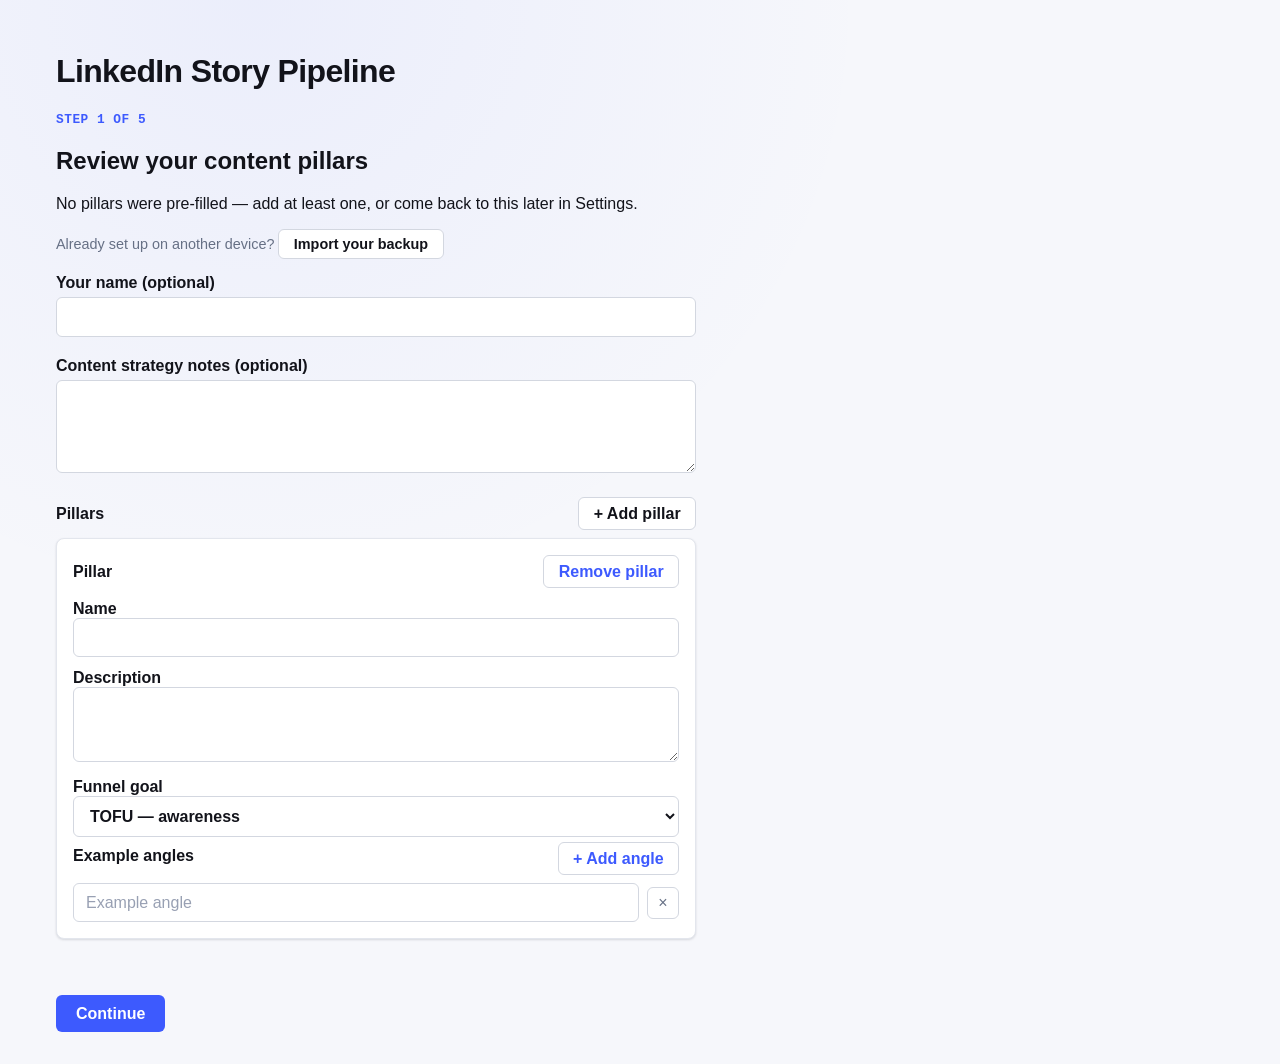
<file: index.html>
<!DOCTYPE html>
<html lang="en">
<head>
  <meta charset="UTF-8" />
  <meta name="viewport" content="width=device-width, initial-scale=1.0" />
  <title>LinkedIn Story Pipeline</title>
  <link rel="stylesheet" href="styles.css" />
</head>
<body>
  <div id="app">
    <header>
      <h1>LinkedIn Story Pipeline</h1>
    </header>

    <div id="onboarding-view" hidden>
      <p id="onboarding-step-indicator"></p>
      <div id="onboarding-step-container"></div>
    </div>

    <div id="app-shell" hidden>
      <nav id="main-nav">
        <button class="nav-link" data-view="board" type="button">Board</button>
        <button class="nav-link" data-view="settings" type="button">Settings</button>
      </nav>
      <main id="view-container">
        <section id="view-board">
          <div id="board-root"></div>
        </section>
        <section id="view-settings" hidden></section>
      </main>
    </div>
  </div>

  <script src="linkConfig.js"></script>
  <script src="storage.js"></script>
  <script src="api.js"></script>
  <script src="onboarding.js"></script>
  <script src="pipeline.js"></script>
  <script src="draft.js"></script>
  <script src="learning.js"></script>
  <script src="settings.js"></script>
  <script src="app.js"></script>
</body>
</html>
</file>
<file: styles.css>
/* LinkedIn Story Pipeline — Web Edition
   Shared styles for index.html and admin.html. Filled in phase by phase. */

:root {
  --bg: #f6f7fb;
  --surface: #ffffff;
  --surface-2: #f1f3f8;
  --surface-hover: #eaecf3;
  --border: #e3e6ed;
  --border-strong: #d3d7e0;
  --text: #12131a;
  --text-muted: #667085;
  --text-faint: #98a0b3;
  --accent: #3d5afe;
  --accent-hover: #2e46d9;
  --accent-soft: rgba(61, 90, 254, 0.08);
  --accent-soft-border: rgba(61, 90, 254, 0.25);
  --on-accent: #ffffff;
  --success: #17a35a;
  --success-bg: rgba(23, 163, 90, 0.08);
  --error: #e0362e;
  --error-bg: rgba(224, 54, 46, 0.08);
  --warning: #b6690a;
  --warning-bg: rgba(182, 105, 10, 0.08);
  --warning-border: rgba(182, 105, 10, 0.25);
  --radius: 8px;
  --font-mono: ui-monospace, "SF Mono", "Cascadia Code", Menlo, Consolas, monospace;
  --shadow-sm: 0 1px 2px rgba(16, 24, 40, 0.06), 0 1px 3px rgba(16, 24, 40, 0.08);
  --shadow-md: 0 8px 24px rgba(16, 24, 40, 0.08), 0 2px 6px rgba(16, 24, 40, 0.05);
  --shadow-lg: 0 24px 60px rgba(16, 24, 40, 0.18);
}

* {
  box-sizing: border-box;
}

[hidden] {
  display: none !important;
}

body {
  margin: 0;
  font-family: -apple-system, BlinkMacSystemFont, "Segoe UI", Roboto, sans-serif;
  color: var(--text);
  background: var(--bg);
  background-image: radial-gradient(circle at 20% 0%, rgba(61, 90, 254, 0.06), transparent 45%);
  background-attachment: fixed;
}

#app {
  max-width: 1200px;
  margin: 0 auto;
  padding: 2rem 1rem;
}

header h1 {
  letter-spacing: -0.02em;
}

button {
  font: inherit;
  cursor: pointer;
}

a {
  color: var(--accent);
}

/* Status messages (key test, chat, save — reused across the app) */

[role="status"] {
  min-height: 1.25em;
  font-weight: 500;
}

.status-success {
  color: var(--success);
}

.status-error {
  color: var(--error);
}

.status-pending {
  color: var(--text-muted);
}

.btn-primary:disabled {
  background: var(--surface-hover);
  color: var(--text-faint);
  cursor: not-allowed;
}

/* Forms (admin + landing share these primitives) */

input[type="text"],
input[type="password"],
textarea,
select {
  font: inherit;
  padding: 0.6rem 0.75rem;
  border: 1px solid var(--border-strong);
  border-radius: 6px;
  width: 100%;
  background: var(--surface);
  color: var(--text);
}

input[type="text"]:focus,
input[type="password"]:focus,
textarea:focus,
select:focus {
  outline: none;
  border-color: var(--accent);
  box-shadow: 0 0 0 3px var(--accent-soft);
}

input::placeholder,
textarea::placeholder {
  color: var(--text-faint);
}

textarea {
  resize: vertical;
}

.field {
  margin-bottom: 1.25rem;
}

.field label {
  display: block;
  font-weight: 600;
  margin-bottom: 0.35rem;
}

.field-header {
  display: flex;
  align-items: center;
  justify-content: space-between;
  margin-bottom: 0.5rem;
}

.field-header label {
  margin-bottom: 0;
}

.btn-secondary {
  padding: 0.4rem 0.9rem;
  border: 1px solid var(--border-strong);
  border-radius: 6px;
  background: var(--surface);
  color: var(--text);
  font-weight: 600;
  transition: border-color 0.15s ease, color 0.15s ease;
}

.btn-secondary:hover {
  border-color: var(--accent);
  color: var(--accent-hover);
}

.btn-primary {
  padding: 0.6rem 1.25rem;
  border: none;
  border-radius: 6px;
  background: var(--accent);
  color: var(--on-accent);
  font-weight: 600;
  transition: background 0.15s ease;
}

.btn-primary:hover:not(:disabled) {
  background: var(--accent-hover);
}

/* Admin: pillar blocks */

#admin-form {
  max-width: 640px;
}

#pillars-container {
  display: flex;
  flex-direction: column;
  gap: 1rem;
}

.pillar-block {
  border: 1px solid var(--border);
  border-radius: var(--radius);
  padding: 1rem;
  background: var(--surface);
  box-shadow: var(--shadow-sm);
}

.pillar-block-header {
  display: flex;
  align-items: center;
  justify-content: space-between;
  margin-bottom: 0.75rem;
}

.pillar-block label {
  display: block;
  font-weight: 600;
  margin-top: 0.75rem;
  margin-bottom: 0.35rem;
}

.pillar-block label:first-of-type {
  margin-top: 0;
}

.angles-container {
  display: flex;
  flex-direction: column;
  gap: 0.5rem;
}

.angle-row {
  display: flex;
  gap: 0.5rem;
  align-items: center;
}

.angle-row .angle-input {
  flex: 1;
}

.remove-angle-btn,
.remove-repeatable-btn {
  border: 1px solid var(--border-strong);
  border-radius: 6px;
  background: var(--surface);
  color: var(--text-muted);
  width: 2rem;
  height: 2rem;
  line-height: 1;
  flex-shrink: 0;
}

.remove-angle-btn:hover,
.remove-repeatable-btn:hover {
  border-color: var(--error);
  color: var(--error);
}

#add-pillar-btn,
.add-angle-btn,
.remove-pillar-btn {
  padding: 0.4rem 0.9rem;
  border: 1px solid var(--border-strong);
  border-radius: 6px;
  background: var(--surface);
  color: var(--accent);
  font-weight: 600;
}

#generate-link-btn {
  padding: 0.6rem 1.25rem;
  border: none;
  border-radius: 6px;
  background: var(--accent);
  color: var(--on-accent);
  font-weight: 600;
  margin-top: 0.5rem;
}

/* Admin: generated link output */

#link-output {
  max-width: 640px;
  margin-top: 2rem;
  padding-top: 1.5rem;
  border-top: 1px solid var(--border);
}

#link-output label {
  display: block;
  font-weight: 600;
  margin-bottom: 0.5rem;
}

.link-row {
  display: flex;
  gap: 0.5rem;
}

#generated-link {
  flex: 1;
  background: var(--surface-2);
  font-family: var(--font-mono);
  font-size: 0.85rem;
}

#copy-link-btn {
  padding: 0.6rem 1.25rem;
  border: none;
  border-radius: 6px;
  background: var(--accent);
  color: var(--on-accent);
  font-weight: 600;
}

#link-copy-status {
  min-height: 1.25em;
  color: var(--success);
  font-weight: 500;
}

.warning {
  color: var(--warning);
  background: var(--warning-bg);
  border: 1px solid var(--warning-border);
  border-radius: 6px;
  padding: 0.75rem;
}

/* Onboarding wizard */

#onboarding-view {
  max-width: 640px;
}

#onboarding-step-indicator {
  font-family: var(--font-mono);
  font-size: 0.8rem;
  letter-spacing: 0.04em;
  text-transform: uppercase;
  font-weight: 600;
  color: var(--accent);
  margin-bottom: 1rem;
}

.step-actions {
  display: flex;
  gap: 0.75rem;
  margin-top: 1rem;
}

.repeatable-row {
  display: flex;
  gap: 0.5rem;
  align-items: flex-start;
  margin-bottom: 0.5rem;
}

.repeatable-row .repeatable-input {
  flex: 1;
}

/* Onboarding: guided conversation chat */

.chat-log {
  border: 1px solid var(--border);
  border-radius: var(--radius);
  background: var(--surface);
  box-shadow: var(--shadow-sm);
  padding: 1rem;
  max-height: 400px;
  overflow-y: auto;
  display: flex;
  flex-direction: column;
  gap: 0.75rem;
  margin-bottom: 1rem;
}

.chat-bubble {
  max-width: 80%;
  padding: 0.6rem 0.9rem;
  border-radius: 10px;
  white-space: pre-wrap;
  line-height: 1.4;
}

.chat-assistant {
  align-self: flex-start;
  background: var(--surface-2);
  border: 1px solid var(--border);
}

.chat-user {
  align-self: flex-end;
  background: var(--accent);
  color: var(--on-accent);
}

.chat-system {
  align-self: center;
  background: transparent;
  border: 1px dashed var(--border-strong);
  color: var(--text-muted);
  font-size: 0.85em;
  font-style: italic;
  max-width: 95%;
}

.chat-form {
  display: flex;
  gap: 0.5rem;
  margin-bottom: 0.5rem;
  align-items: flex-end;
}

.chat-form textarea {
  flex: 1;
  resize: vertical;
  min-height: 2.75rem;
  max-height: 12rem;
}

.chat-form .btn-primary {
  flex-shrink: 0;
}

.new-idea-note-row {
  display: flex;
  gap: 0.5rem;
  align-items: flex-end;
}

.new-idea-note-row textarea {
  flex: 1;
}

.mic-btn {
  flex-shrink: 0;
  width: 2.75rem;
  height: 2.75rem;
  border: 1px solid var(--border-strong);
  border-radius: 50%;
  background: var(--surface);
  font-size: 1.1rem;
  line-height: 1;
  display: flex;
  align-items: center;
  justify-content: center;
  transition: border-color 0.15s ease, background 0.15s ease;
}

.mic-btn:hover {
  border-color: var(--accent);
}

.mic-btn.mic-listening {
  background: var(--error);
  border-color: var(--error);
  color: var(--on-accent);
}

/* Kanban board */

.board-header {
  margin-bottom: 1.5rem;
}

.board-columns {
  display: grid;
  grid-template-columns: repeat(6, minmax(0, 1fr));
  gap: 0.75rem;
}

.board-column {
  min-width: 0;
  background: var(--surface-2);
  border: 1px solid var(--border);
  border-radius: var(--radius);
  padding: 0.65rem;
}

.board-column h3 {
  font-family: var(--font-mono);
  font-size: 0.72rem;
  letter-spacing: 0.05em;
  text-transform: uppercase;
  margin: 0 0 0.65rem;
  color: var(--text-muted);
  white-space: nowrap;
  overflow: hidden;
  text-overflow: ellipsis;
}

.column-cards {
  display: flex;
  flex-direction: column;
  gap: 0.5rem;
  min-height: 40px;
}

.idea-card {
  border: 1px solid var(--border);
  border-radius: 6px;
  padding: 0.5rem 0.6rem;
  background: var(--surface);
  box-shadow: var(--shadow-sm);
  cursor: pointer;
  transition: border-color 0.15s ease, transform 0.15s ease, box-shadow 0.15s ease;
}

.idea-card:hover {
  border-color: var(--accent);
  transform: translateY(-1px);
  box-shadow: var(--shadow-md);
}

.idea-card-title {
  font-size: 0.85rem;
  font-weight: 600;
  margin-bottom: 0.25rem;
}

.idea-card-meta {
  font-family: var(--font-mono);
  font-size: 0.72rem;
  color: var(--text-muted);
}

/* Idea panel (modal) */

.panel-overlay {
  position: fixed;
  inset: 0;
  background: rgba(0, 0, 0, 0.6);
  display: flex;
  align-items: flex-start;
  justify-content: center;
  padding: 3rem 1rem;
  overflow-y: auto;
  z-index: 100;
}

.panel {
  background: var(--surface);
  border: 1px solid var(--border);
  border-radius: 10px;
  padding: 2rem;
  max-width: 640px;
  width: 100%;
  position: relative;
  box-shadow: var(--shadow-lg);
}

.panel-close {
  position: absolute;
  top: 1rem;
  right: 1rem;
  background: none;
  border: none;
  font-size: 1.5rem;
  line-height: 1;
  color: var(--text-muted);
}

.panel-close:hover {
  color: var(--text);
}

.idea-raw-note {
  white-space: pre-wrap;
  background: var(--surface-2);
  border: 1px solid var(--border);
  border-radius: 6px;
  padding: 0.75rem;
}

.idea-meta {
  color: var(--text-muted);
  font-size: 0.9rem;
}

.angle-source-badge {
  display: inline-block;
  font-family: var(--font-mono);
  background: var(--accent-soft);
  color: var(--accent-hover);
  border: 1px solid var(--accent-soft-border);
  border-radius: 999px;
  padding: 0.3rem 0.75rem;
  font-size: 0.78rem;
  letter-spacing: 0.02em;
  font-weight: 600;
  margin-bottom: 1rem;
}

.readonly-value {
  padding: 0.6rem 0;
  font-weight: 600;
  margin: 0;
  color: var(--text);
}

/* Nav shell */

#main-nav {
  display: flex;
  gap: 0.5rem;
  border-bottom: 1px solid var(--border);
  margin-bottom: 1.5rem;
}

.nav-link {
  padding: 0.6rem 1rem;
  border: none;
  background: none;
  border-bottom: 2px solid transparent;
  font-weight: 600;
  color: var(--text-muted);
}

.nav-link:hover {
  color: var(--text);
}

.nav-link.active {
  color: var(--accent);
  border-bottom-color: var(--accent);
}

/* Settings */

#view-settings {
  max-width: 720px;
}

.settings-section {
  border: 1px solid var(--border);
  border-radius: var(--radius);
  background: var(--surface);
  box-shadow: var(--shadow-sm);
  padding: 1.5rem;
  margin-bottom: 1.5rem;
}

.settings-section h3 {
  margin-top: 0;
}

.settings-danger {
  border-color: var(--error-bg);
  background: var(--error-bg);
}

.btn-danger {
  padding: 0.6rem 1.25rem;
  border: 1px solid var(--error);
  border-radius: 6px;
  background: var(--surface);
  color: var(--error);
  font-weight: 600;
}

.btn-danger:hover {
  background: var(--error);
  color: var(--on-accent);
}

/* Responsive: tablet and narrower */

@media (max-width: 900px) {
  .board-columns {
    display: flex;
    overflow-x: auto;
    padding-bottom: 1rem;
  }

  .board-column {
    flex: 0 0 220px;
  }
}

@media (max-width: 640px) {
  .step-actions,
  .chat-form,
  .link-row {
    flex-wrap: wrap;
  }

  .panel {
    padding: 1.25rem;
  }

  #app {
    padding: 1.25rem 0.75rem;
  }
}
</file>
